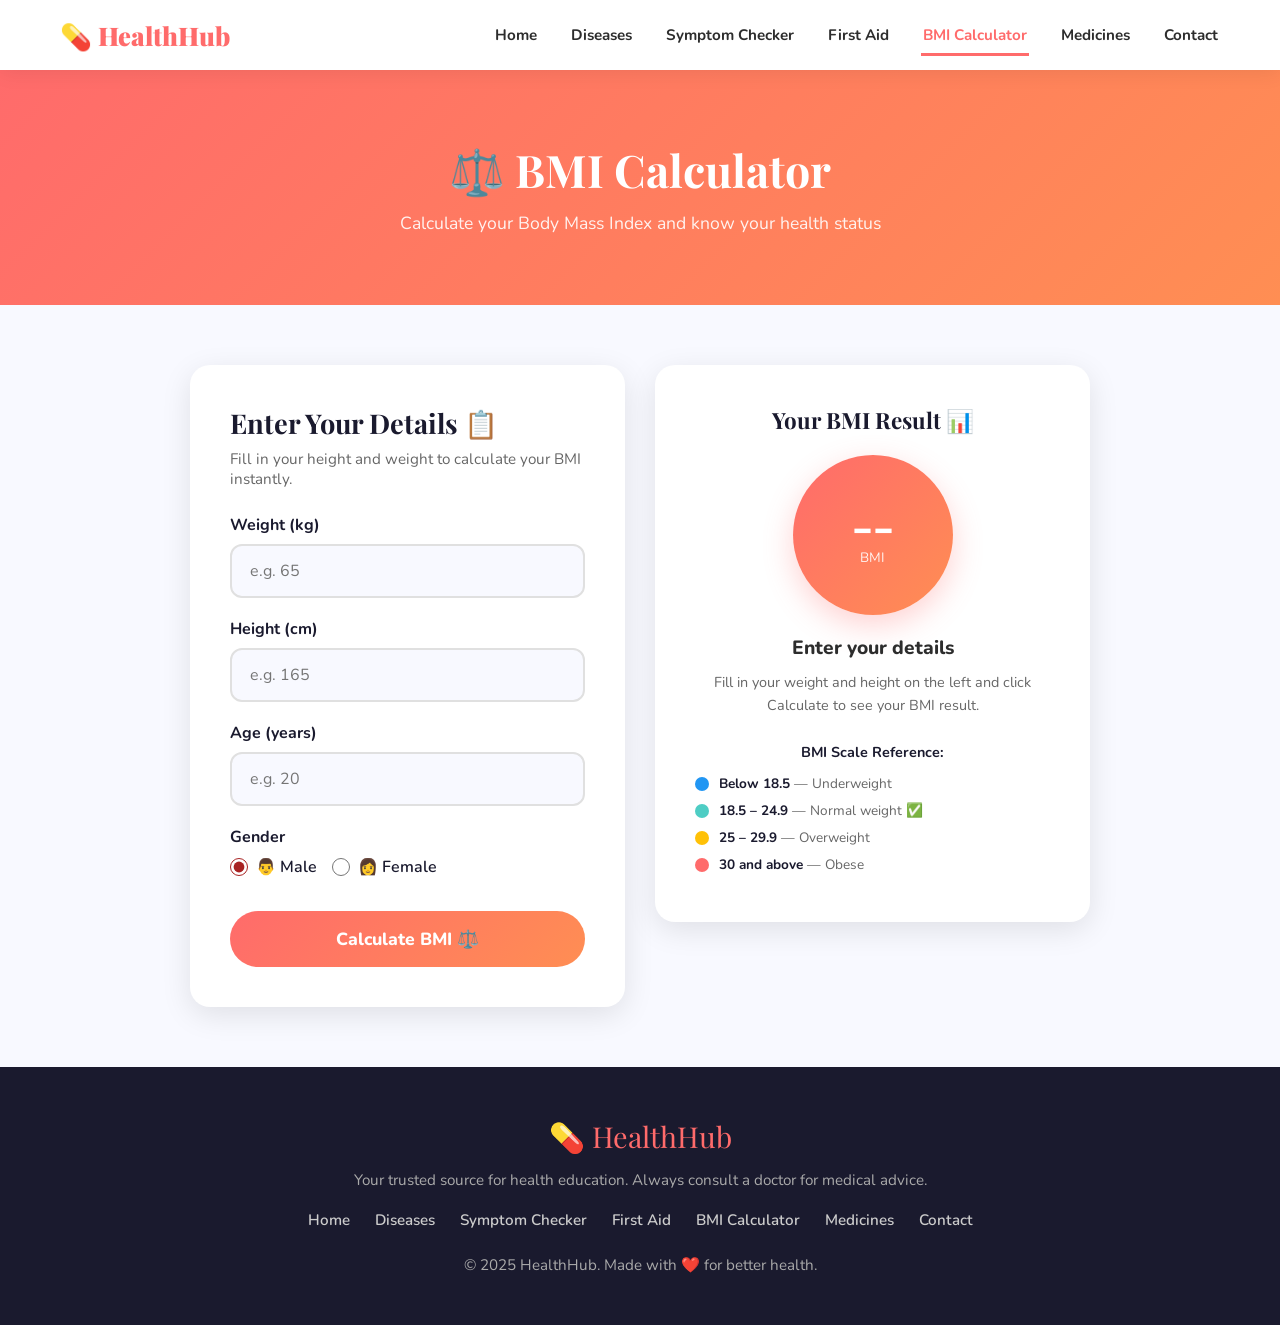
<file: bmi.html>
<!DOCTYPE html>
<html lang="en">
<head>
  <meta charset="UTF-8"/>
  <meta name="viewport" content="width=device-width, initial-scale=1.0"/>
  <title>BMI Calculator – HealthHub</title>
  <link href="https://fonts.googleapis.com/css2?family=Nunito:wght@400;600;700;800;900&family=Playfair+Display:wght@700&display=swap" rel="stylesheet"/>
  <link rel="stylesheet" href="style.css"/>
</head>
<body>

  <nav class="navbar">
    <div class="logo">💊 HealthHub</div>
    <ul class="nav-links">
      <li><a href="index.html">Home</a></li>
      <li><a href="diseases.html">Diseases</a></li>
      <li><a href="symptom.html">Symptom Checker</a></li>
      <li><a href="firstaid.html">First Aid</a></li>
      <li><a href="bmi.html" class="active">BMI Calculator</a></li>
      <li><a href="medicines.html">Medicines</a></li>
      <li><a href="contact.html">Contact</a></li>
    </ul>
    <div class="hamburger" onclick="toggleMenu()">☰</div>
  </nav>

  <div class="page-header">
    <h1>⚖️ BMI Calculator</h1>
    <p>Calculate your Body Mass Index and know your health status</p>
  </div>

  <div class="bmi-section">
    <div class="bmi-container">

      <!-- INPUT FORM -->
      <div class="bmi-form-box">
        <h2>Enter Your Details 📋</h2>
        <p>Fill in your height and weight to calculate your BMI instantly.</p>

        <div class="bmi-input-group">
          <label for="weight">Weight (kg)</label>
          <input type="number" id="weight" placeholder="e.g. 65" min="1" max="300"/>
        </div>

        <div class="bmi-input-group">
          <label for="height">Height (cm)</label>
          <input type="number" id="height" placeholder="e.g. 165" min="50" max="300"/>
        </div>

        <div class="bmi-input-group">
          <label for="age">Age (years)</label>
          <input type="number" id="age" placeholder="e.g. 20" min="1" max="120"/>
        </div>

        <div class="bmi-input-group">
          <label>Gender</label>
          <div style="display:flex; gap:15px; margin-top:5px;">
            <label style="display:flex;align-items:center;gap:8px;font-weight:600;cursor:pointer;">
              <input type="radio" name="gender" value="male" checked style="accent-color:#A82323;width:18px;height:18px;"/> 👨 Male
            </label>
            <label style="display:flex;align-items:center;gap:8px;font-weight:600;cursor:pointer;">
              <input type="radio" name="gender" value="female" style="accent-color:#A82323;width:18px;height:18px;"/> 👩 Female
            </label>
          </div>
        </div>

        <button class="bmi-btn" onclick="calculateBMI()">Calculate BMI ⚖️</button>

        <div id="bmiError" style="display:none;margin-top:15px;padding:12px;background:#fff5f5;border-radius:10px;color:#A82323;font-weight:700;font-size:0.9rem;">
          ⚠️ Please enter valid height and weight!
        </div>
      </div>

      <!-- RESULT BOX -->
      <div class="bmi-result-box">
        <h3>Your BMI Result 📊</h3>

        <div class="bmi-circle" id="bmiCircle">
          <div class="bmi-number" id="bmiNumber">--</div>
          <div class="bmi-unit">BMI</div>
        </div>

        <div class="bmi-category" id="bmiCategory">Enter your details</div>
        <div class="bmi-advice" id="bmiAdvice">Fill in your weight and height on the left and click Calculate to see your BMI result.</div>

        <div class="bmi-scale">
          <div class="bmi-scale-title">BMI Scale Reference:</div>
          <div class="scale-item">
            <div class="scale-dot dot-blue"></div>
            <span><strong>Below 18.5</strong> — Underweight</span>
          </div>
          <div class="scale-item">
            <div class="scale-dot dot-green"></div>
            <span><strong>18.5 – 24.9</strong> — Normal weight ✅</span>
          </div>
          <div class="scale-item">
            <div class="scale-dot dot-yellow"></div>
            <span><strong>25 – 29.9</strong> — Overweight</span>
          </div>
          <div class="scale-item">
            <div class="scale-dot dot-red"></div>
            <span><strong>30 and above</strong> — Obese</span>
          </div>
        </div>
      </div>

    </div>
  </div>

  <footer class="footer">
    <div class="footer-logo">💊 HealthHub</div>
    <p>Your trusted source for health education. Always consult a doctor for medical advice.</p>
    <div class="footer-links">
      <a href="index.html">Home</a>
      <a href="diseases.html">Diseases</a>
      <a href="symptom.html">Symptom Checker</a>
      <a href="firstaid.html">First Aid</a>
      <a href="bmi.html">BMI Calculator</a>
      <a href="medicines.html">Medicines</a>
      <a href="contact.html">Contact</a>
    </div>
    <p class="copy">© 2025 HealthHub. Made with ❤️ for better health.</p>
  </footer>

  <script src="script.js"></script>
</body>
</html>
</file>
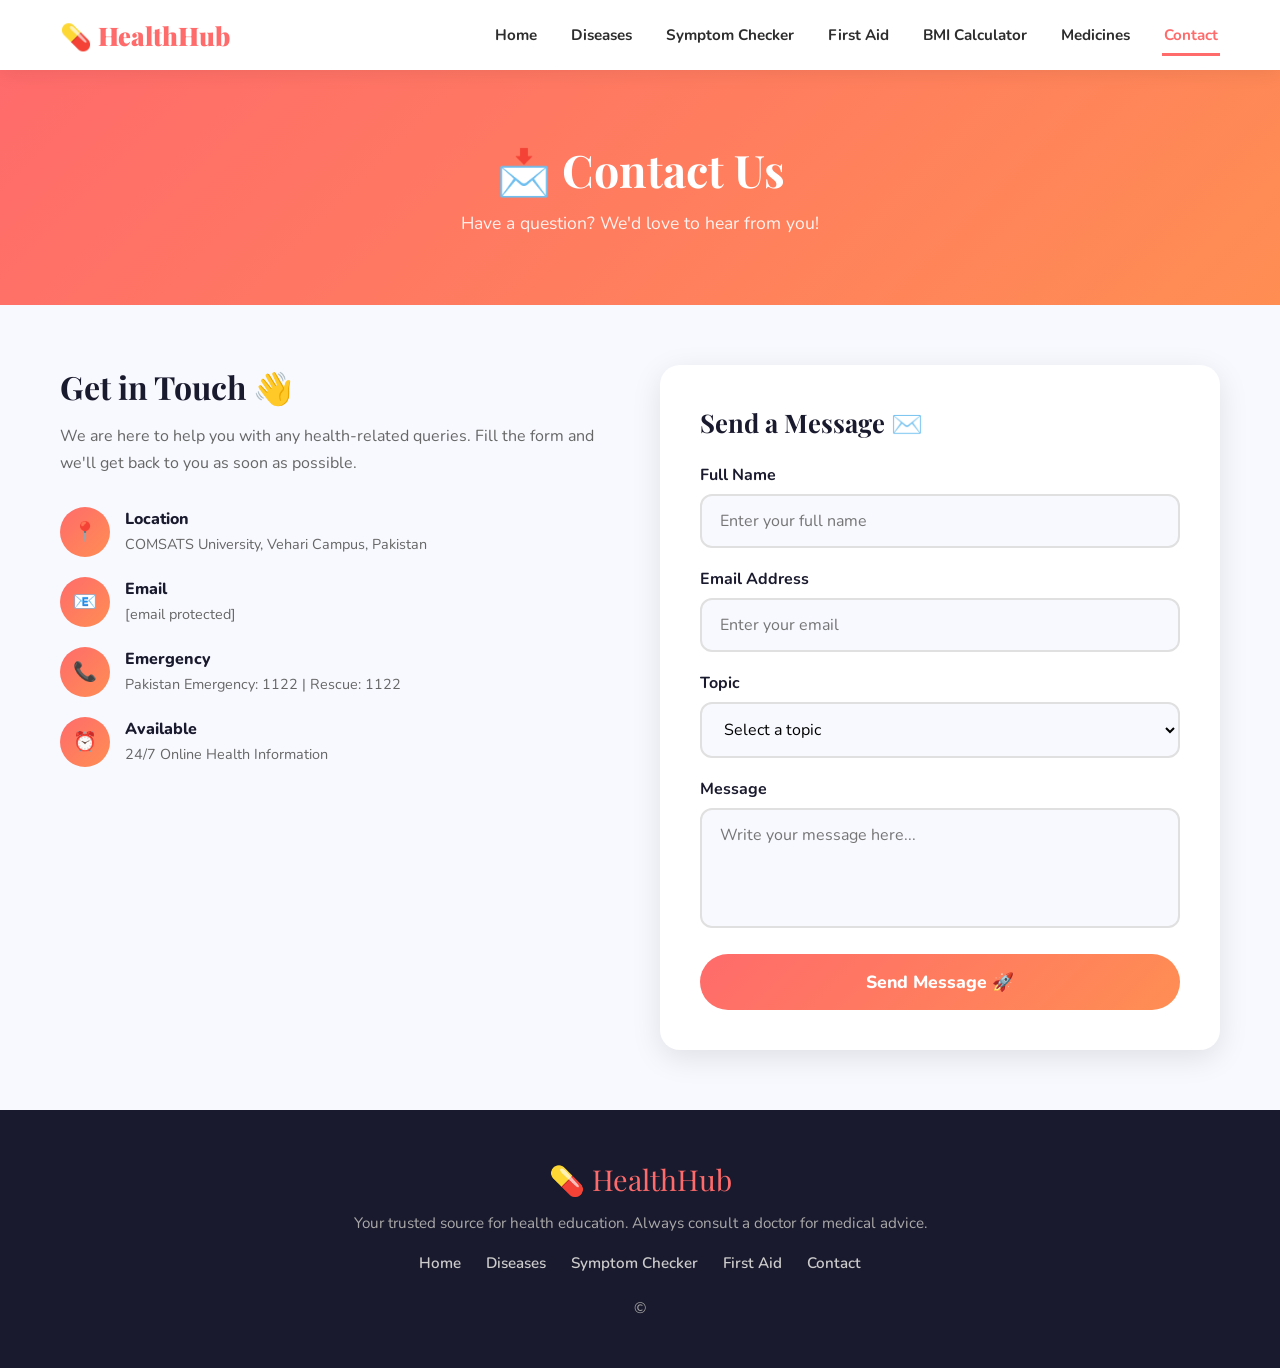
<file: contact.html>
<!DOCTYPE html>
<html lang="en">
<head>
  <meta charset="UTF-8"/>
  <meta name="viewport" content="width=device-width, initial-scale=1.0"/>
  <title>Contact – HealthHub</title>
  <link href="https://fonts.googleapis.com/css2?family=Nunito:wght@400;600;700;800;900&family=Playfair+Display:wght@700&display=swap" rel="stylesheet"/>
  <link rel="stylesheet" href="style.css"/>
</head>
<body>

  <nav class="navbar">
    <div class="logo">💊 HealthHub</div>
        <ul class="nav-links">
      <li><a href="index.html">Home</a></li>
      <li><a href="diseases.html">Diseases</a></li>
      <li><a href="symptom.html">Symptom Checker</a></li>
      <li><a href="firstaid.html">First Aid</a></li>
      <li><a href="bmi.html">BMI Calculator</a></li>
      <li><a href="medicines.html">Medicines</a></li>
      <li><a href="contact.html"class="active">Contact</a></li>
    </ul>
    <div class="hamburger" onclick="toggleMenu()">☰</div>
  </nav>

  <div class="page-header">
    <h1>📩 Contact Us</h1>
    <p>Have a question? We'd love to hear from you!</p>
  </div>

  <div class="contact-section">

    <div class="contact-info">
      <h2>Get in Touch 👋</h2>
      <p>We are here to help you with any health-related queries. Fill the form and we'll get back to you as soon as possible.</p>

      <div class="info-item">
        <div class="info-icon">📍</div>
        <div>
          <h4>Location</h4>
          <p>COMSATS University, Vehari Campus, Pakistan</p>
        </div>
      </div>

      <div class="info-item">
        <div class="info-icon">📧</div>
        <div>
          <h4>Email</h4>
          <p><a href="/cdn-cgi/l/email-protection" class="__cf_email__" data-cfemail="89e1ece8e5fde1e1fcebc9e0e7efe6a7eae6e4">[email&#160;protected]</a></p>
        </div>
      </div>

      <div class="info-item">
        <div class="info-icon">📞</div>
        <div>
          <h4>Emergency</h4>
          <p>Pakistan Emergency: 1122 | Rescue: 1122</p>
        </div>
      </div>

      <div class="info-item">
        <div class="info-icon">⏰</div>
        <div>
          <h4>Available</h4>
          <p>24/7 Online Health Information</p>
        </div>
      </div>
    </div>

    <div class="contact-form">
      <h2>Send a Message ✉️</h2>

      <div class="form-group">
        <label for="name">Full Name</label>
        <input type="text" id="name" placeholder="Enter your full name"/>
        <div class="error-msg" id="nameError">⚠️ Please enter your name</div>
      </div>

      <div class="form-group">
        <label for="email">Email Address</label>
        <input type="email" id="email" placeholder="Enter your email"/>
        <div class="error-msg" id="emailError">⚠️ Please enter a valid email</div>
      </div>

      <div class="form-group">
        <label for="topic">Topic</label>
        <select id="topic">
          <option value="">Select a topic</option>
          <option value="disease">Disease Information</option>
          <option value="symptom">Symptom Query</option>
          <option value="firstaid">First Aid Question</option>
          <option value="feedback">Feedback</option>
          <option value="other">Other</option>
        </select>
        <div class="error-msg" id="topicError">⚠️ Please select a topic</div>
      </div>

      <div class="form-group">
        <label for="message">Message</label>
        <textarea id="message" placeholder="Write your message here..."></textarea>
        <div class="error-msg" id="messageError">⚠️ Please enter your message</div>
      </div>

      <button class="submit-btn" onclick="submitForm()">Send Message 🚀</button>

      <div class="success-msg" id="successMsg">
        ✅ Thank you! Your message has been sent successfully. We'll get back to you soon!
      </div>
    </div>

  </div>

  <footer class="footer">
    <div class="footer-logo">💊 HealthHub</div>
    <p>Your trusted source for health education. Always consult a doctor for medical advice.</p>
    <div class="footer-links">
      <a href="index.html">Home</a>
      <a href="diseases.html">Diseases</a>
      <a href="symptom.html">Symptom Checker</a>
      <a href="firstaid.html">First Aid</a>
      <a href="contact.html">Contact</a>
    </div>
    <p class="copy">©
</file>
<file: style.css>
/* ===== ORIGINAL COLOR PALETTE ===== */
:root {
  --primary: #FF6B6B;
  --primary-dark: #ff8e53;
  --secondary: #4ECDC4;
  --accent: #FFE66D;
  --accent2: #6BCB77;
  --purple: #A78BFA;
  --green: #6BCB77;
  --dark: #1a1a2e;
  --text: #2d2d2d;
  --text-light: #666;
  --white: #ffffff;
  --bg: #f8f9ff;
  --card-bg: #ffffff;
  --shadow: 0 8px 30px rgba(0,0,0,0.1);
  --radius: 20px;
}

/* ===== RESET ===== */
* { margin: 0; padding: 0; box-sizing: border-box; }
html { scroll-behavior: smooth; }
body { font-family: 'Nunito', sans-serif; background: var(--bg); color: var(--text); overflow-x: hidden; }
a { text-decoration: none; color: inherit; }
ul { list-style: none; }

/* ===== NAVBAR ===== */
.navbar {
  display: flex;
  align-items: center;
  justify-content: space-between;
  padding: 18px 60px;
  background: var(--white);
  box-shadow: 0 2px 20px rgba(0,0,0,0.08);
  position: sticky;
  top: 0;
  z-index: 1000;
}
.logo { font-size: 1.6rem; font-weight: 900; color: var(--primary); font-family: 'Playfair Display', serif; }
.nav-links { display: flex; gap: 30px; }
.nav-links a {
  font-size: 0.95rem;
  font-weight: 700;
  color: var(--text);
  padding: 8px 2px;
  border-bottom: 3px solid transparent;
  transition: all 0.3s;
  white-space: nowrap;
}
.nav-links a:hover, .nav-links a.active { color: var(--primary); border-bottom: 3px solid var(--primary); }
.hamburger { display: none; font-size: 1.8rem; cursor: pointer; color: var(--primary); }

/* ===== HERO ===== */
.hero {
  display: flex;
  align-items: center;
  justify-content: space-between;
  padding: 70px 60px;
  min-height: 100vh;
  background: linear-gradient(135deg, #fff5f5 0%, var(--accent) 50%, #ede8e0 100%);
  gap: 50px;
  position: relative;
  overflow: hidden;
}
.hero::before {
  content: '';
  position: absolute;
  top: -120px; right: -120px;
  width: 500px; height: 500px;
  background: radial-gradient(circle, rgba(255,107,107,0.12) 0%, transparent 70%);
  border-radius: 50%;
}
.hero::after {
  content: '';
  position: absolute;
  bottom: -80px; left: 30%;
  width: 350px; height: 350px;
  background: radial-gradient(circle, rgba(167,139,250,0.07) 0%, transparent 70%);
  border-radius: 50%;
}
.hero-text { flex: 1; max-width: 560px; position: relative; z-index: 2; }
.badge {
  display: inline-block;
  background: linear-gradient(135deg, var(--primary), #ff8e53);
  color: white;
  padding: 10px 22px;
  border-radius: 50px;
  font-size: 0.9rem;
  font-weight: 700;
  margin-bottom: 25px;
  box-shadow: 0 4px 15px rgba(255,107,107,0.35);
}
.hero-text h1 { font-family: 'Playfair Display', serif; font-size: 3.8rem; line-height: 1.15; color: var(--dark); margin-bottom: 20px; }
.highlight { color: var(--primary); }
.hero-text p { font-size: 1.1rem; color: var(--text-light); line-height: 1.8; margin-bottom: 35px; max-width: 470px; }
.hero-btns { display: flex; gap: 15px; flex-wrap: wrap; margin-bottom: 0; }

.btn-primary {
  display: inline-block;
  background: linear-gradient(135deg, var(--primary), #ff8e53);
  color: white;
  padding: 16px 34px;
  border-radius: 50px;
  font-weight: 800;
  font-size: 1rem;
  transition: transform 0.3s, box-shadow 0.3s;
  box-shadow: 0 5px 20px rgba(255,107,107,0.4);
  cursor: pointer;
  border: none;
  font-family: 'Nunito', sans-serif;
}
.btn-primary:hover { transform: translateY(-3px); box-shadow: 0 10px 28px rgba(255,107,107,0.5); color: white; }

.btn-secondary {
  display: inline-block;
  background: white;
  color: var(--primary);
  padding: 16px 34px;
  border-radius: 50px;
  font-weight: 800;
  font-size: 1rem;
  border: 2px solid var(--primary);
  transition: all 0.3s;
  cursor: pointer;
  font-family: 'Nunito', sans-serif;
}
.btn-secondary:hover { background: var(--primary); color: white; }

/* Hero mini stats */
.hero-mini-stats { display: flex; gap: 15px; margin-top: 35px; flex-wrap: wrap; }
.mini-stat {
  display: flex; align-items: center; gap: 10px;
  background: white;
  padding: 12px 18px;
  border-radius: 14px;
  box-shadow: 0 4px 15px rgba(0,0,0,0.08);
  border-left: 3px solid var(--primary);
}
.mini-stat .ms-icon { font-size: 1.4rem; }
.mini-stat .ms-info { display: flex; flex-direction: column; }
.mini-stat .ms-num { font-weight: 900; font-size: 1.05rem; color: var(--primary); line-height: 1; }
.mini-stat .ms-label { font-size: 0.76rem; color: var(--text-light); font-weight: 600; }

/* Hero right side */
.hero-img {
  flex: 1;
  display: flex; justify-content: center; align-items: center;
  position: relative;
  min-height: 480px;
  z-index: 2;
}
.blob {
  width: 320px; height: 320px;
  background: linear-gradient(135deg, var(--primary), var(--secondary), var(--primary-dark));
  border-radius: 60% 40% 55% 45% / 50% 60% 40% 50%;
  display: flex; align-items: center; justify-content: center;
  animation: blobAnim 6s ease-in-out infinite;
  box-shadow: 0 25px 70px rgba(255,107,107,0.35);
}
.blob-inner { font-size: 6.5rem; }
@keyframes blobAnim {
  0%, 100% { border-radius: 60% 40% 55% 45% / 50% 60% 40% 50%; }
  50%       { border-radius: 40% 60% 45% 55% / 60% 40% 60% 40%; }
}
.floating-card {
  position: absolute;
  background: white;
  padding: 13px 22px;
  border-radius: 16px;
  font-weight: 800;
  font-size: 0.9rem;
  box-shadow: var(--shadow);
  animation: float 3s ease-in-out infinite;
  white-space: nowrap;
}
.c1 { top: 40px; left: 0; color: var(--primary); border-left: 4px solid var(--primary); animation-delay: 0s; }
.c2 { top: 50%; right: -10px; color: var(--secondary); border-left: 4px solid var(--secondary); animation-delay: 1s; }
.c3 { bottom: 50px; left: 10px; color: var(--primary); border-left: 4px solid var(--primary-dark); animation-delay: 2s; }
@keyframes float {
  0%, 100% { transform: translateY(0); }
  50%       { transform: translateY(-12px); }
}
.deco-circle {
  position: absolute;
  border-radius: 50%;
  opacity: 0.15;
}
.deco1 { width: 80px; height: 80px; background: var(--primary); top: 10px; right: 30px; }
.deco2 { width: 50px; height: 50px; background: var(--secondary); bottom: 80px; right: 60px; }

/* ===== STATS BAR ===== */
.stats {
  display: grid;
  grid-template-columns: repeat(4, 1fr);
  background: linear-gradient(135deg, var(--primary), #ff8e53);
}
.stat-card {
  text-align: center;
  color: white;
  padding: 40px 20px;
  border-right: 1px solid rgba(255,255,255,0.15);
}
.stat-card:last-child { border-right: none; }
.stat-card h2 { font-size: 2.8rem; font-weight: 900; font-family: 'Playfair Display', serif; }
.stat-card p { font-size: 0.95rem; opacity: 0.9; font-weight: 600; margin-top: 5px; }

/* ===== FEATURES ROW ===== */
.features-row {
  display: grid;
  grid-template-columns: repeat(4, 1fr);
  gap: 20px;
  padding: 50px 60px;
  background: white;
}
.feat-card {
  display: flex;
  align-items: center;
  gap: 14px;
  background: var(--bg);
  border-radius: 16px;
  padding: 22px 18px;
  box-shadow: 0 4px 15px rgba(0,0,0,0.07);
  transition: all 0.3s;
  border-left: 4px solid var(--primary);
  text-decoration: none;
  color: inherit;
}
.feat-card:hover { transform: translateY(-4px); box-shadow: 0 10px 25px rgba(255,107,107,0.18); background: white; }
.feat-icon { font-size: 2rem; flex-shrink: 0; }
.feat-info h4 { font-weight: 800; font-size: 0.95rem; color: var(--dark); margin-bottom: 3px; }
.feat-info p { font-size: 0.78rem; color: var(--text-light); line-height: 1.4; }
.feat-arrow { font-size: 1.2rem; font-weight: 900; color: var(--primary); margin-left: auto; flex-shrink: 0; }

/* ===== SECTION TITLES ===== */
.section-title { text-align: center; font-family: 'Playfair Display', serif; font-size: 2.2rem; color: var(--dark); margin-bottom: 10px; }
.section-sub { text-align: center; color: var(--text-light); font-size: 1rem; margin-bottom: 50px; }

/* ===== TIPS SECTION ===== */
.tips-section { padding: 80px 60px; background: var(--bg); }
.tips-grid { display: grid; grid-template-columns: repeat(3, 1fr); gap: 25px; }
.tip-card {
  background: var(--white);
  border-radius: var(--radius);
  padding: 35px 25px;
  text-align: center;
  box-shadow: var(--shadow);
  transition: transform 0.3s, box-shadow 0.3s;
  border-top: 4px solid var(--primary);
}
.tip-card:nth-child(2) { border-top-color: var(--secondary); }
.tip-card:nth-child(3) { border-top-color: var(--primary); }
.tip-card:nth-child(4) { border-top-color: var(--purple); }
.tip-card:nth-child(5) { border-top-color: var(--primary); }
.tip-card:nth-child(6) { border-top-color: var(--secondary); }
.tip-card:hover { transform: translateY(-8px); box-shadow: 0 15px 40px rgba(0,0,0,0.12); }
.tip-icon { font-size: 2.5rem; margin-bottom: 15px; }
.tip-card h3 { font-size: 1.2rem; font-weight: 800; margin-bottom: 10px; color: var(--dark); }
.tip-card p { color: var(--text-light); line-height: 1.6; font-size: 0.95rem; }

/* ===== QUICK LINKS ===== */
.quick-links { padding: 80px 60px; background: linear-gradient(135deg, #f0fffe, #f5f0ff); }
.ql-grid { display: grid; grid-template-columns: repeat(3, 1fr); gap: 25px; }
.ql-card {
  background: white;
  border-radius: var(--radius);
  padding: 40px 30px;
  text-align: center;
  box-shadow: var(--shadow);
  transition: all 0.3s;
  display: block;
  position: relative;
  overflow: hidden;
  color: inherit;
}
.ql-card::before { content: ''; position: absolute; top: 0; left: 0; right: 0; height: 5px; background: linear-gradient(135deg, var(--primary), #ff8e53); }
.ql-card:nth-child(2)::before { background: linear-gradient(135deg, var(--secondary), #7a4f2e); }
.ql-card:nth-child(3)::before { background: linear-gradient(135deg, var(--primary-dark), var(--primary)); }
.ql-card:hover { transform: translateY(-8px); box-shadow: 0 20px 50px rgba(0,0,0,0.12); }
.ql-icon { font-size: 3rem; margin-bottom: 15px; }
.ql-card h3 { font-size: 1.3rem; font-weight: 800; margin-bottom: 10px; color: var(--dark); }
.ql-card p { color: var(--text-light); line-height: 1.6; margin-bottom: 20px; }
.ql-arrow {
  display: inline-block;
  background: linear-gradient(135deg, var(--primary), #ff8e53);
  color: white;
  width: 40px; height: 40px;
  border-radius: 50%;
  line-height: 40px;
  font-size: 1.2rem;
  font-weight: 900;
  transition: transform 0.3s;
}
.ql-card:hover .ql-arrow { transform: translateX(5px); }

/* ===== FOOTER ===== */
.footer { background: var(--dark); color: white; text-align: center; padding: 50px 60px 30px; }
.footer-logo { font-family: 'Playfair Display', serif; font-size: 1.8rem; color: var(--primary); margin-bottom: 15px; }
.footer p { color: #aaa; font-size: 0.95rem; margin-bottom: 20px; }
.footer-links { display: flex; justify-content: center; gap: 25px; flex-wrap: wrap; margin-bottom: 25px; }
.footer-links a { color: #ccc; font-weight: 600; transition: color 0.3s; font-size: 0.95rem; }
.footer-links a:hover { color: var(--primary); }
.copy { font-size: 0.85rem; color: #666; }

/* ===== PAGE HEADER ===== */
.page-header { background: linear-gradient(135deg, var(--primary), #ff8e53); color: white; text-align: center; padding: 70px 20px; }
.page-header h1 { font-family: 'Playfair Display', serif; font-size: 2.8rem; margin-bottom: 12px; }
.page-header p { font-size: 1.1rem; opacity: 0.9; }

/* ===== FILTER BUTTONS ===== */
.filter-section { padding: 40px 60px 20px; text-align: center; }
.filter-btns { display: flex; justify-content: center; gap: 12px; flex-wrap: wrap; }
.filter-btn {
  padding: 11px 28px;
  border: 2px solid var(--primary);
  background: white;
  color: var(--primary);
  border-radius: 50px;
  font-weight: 700;
  font-size: 0.95rem;
  cursor: pointer;
  transition: all 0.3s;
  font-family: 'Nunito', sans-serif;
}
.filter-btn:hover, .filter-btn.active { background: var(--primary); color: white; }

/* ===== DISEASES ===== */
.diseases-grid { display: grid; grid-template-columns: repeat(3, 1fr); gap: 25px; padding: 30px 60px 80px; }
.disease-card {
  background: white;
  border-radius: var(--radius);
  padding: 30px;
  box-shadow: var(--shadow);
  transition: transform 0.3s;
  border-left: 5px solid var(--primary);
}
.disease-card:nth-child(even) { border-left-color: var(--secondary); }
.disease-card:hover { transform: translateY(-6px); }
.disease-card .d-icon { font-size: 2rem; margin-bottom: 12px; }
.disease-card h3 { font-size: 1.2rem; font-weight: 800; margin-bottom: 8px; color: var(--dark); }
.disease-card .d-category { display: inline-block; padding: 4px 14px; border-radius: 50px; font-size: 0.8rem; font-weight: 700; margin-bottom: 12px; }
.cat-common { background: #ffe5e5; color: var(--primary); }
.cat-chronic { background: #f0e5ff; color: var(--secondary); }
.cat-infection { background: #e5f7ff; color: var(--primary); }
.disease-card p { color: var(--text-light); font-size: 0.9rem; line-height: 1.6; }

/* ===== SYMPTOM CHECKER ===== */
.symptom-section { padding: 60px 60px; }
.symptom-box { max-width: 800px; margin: 0 auto; background: white; border-radius: var(--radius); padding: 50px; box-shadow: var(--shadow); }
.symptom-box h2 { font-family: 'Playfair Display', serif; font-size: 1.8rem; margin-bottom: 10px; color: var(--dark); }
.symptom-box p { color: var(--text-light); margin-bottom: 30px; }
.symptoms-list { display: grid; grid-template-columns: repeat(3, 1fr); gap: 12px; margin-bottom: 30px; }
.symptom-item {
  display: flex; align-items: center; gap: 10px;
  background: var(--bg);
  padding: 12px 15px;
  border-radius: 12px;
  cursor: pointer;
  border: 2px solid transparent;
  transition: all 0.3s;
  font-weight: 600;
  font-size: 0.9rem;
}
.symptom-item:hover { border-color: var(--primary); background: #fff5f5; }
.symptom-item.selected { border-color: var(--primary); background: #fff5f5; color: var(--primary); }
.symptom-item input { accent-color: var(--primary); width: 18px; height: 18px; }
.check-btn {
  width: 100%; padding: 16px;
  background: linear-gradient(135deg, var(--primary), #ff8e53);
  color: white; border: none; border-radius: 50px;
  font-size: 1.1rem; font-weight: 800; cursor: pointer;
  font-family: 'Nunito', sans-serif; transition: transform 0.3s;
}
.check-btn:hover { transform: scale(1.02); }
.result-box { margin-top: 30px; padding: 25px; border-radius: var(--radius); background: linear-gradient(135deg, #f0fffe, #f5f0ff); border: 2px solid var(--primary); display: none; }
.result-box h3 { color: var(--primary); font-size: 1.3rem; margin-bottom: 10px; }
.result-box p { color: var(--text); line-height: 1.7; }
.warning { color: var(--secondary); font-size: 0.85rem; margin-top: 10px; font-weight: 600; }

/* ===== FIRST AID ===== */
.firstaid-grid { display: grid; grid-template-columns: repeat(2, 1fr); gap: 25px; padding: 60px 60px; }
.aid-card { background: white; border-radius: var(--radius); overflow: hidden; box-shadow: var(--shadow); }
.aid-header { padding: 20px 25px; display: flex; align-items: center; gap: 15px; color: white; font-weight: 800; font-size: 1.1rem; }
.aid-header.red   { background: linear-gradient(135deg, var(--primary), #ff8e53); }
.aid-header.blue  { background: linear-gradient(135deg, #45B7D1, #4ECDC4); }
.aid-header.purple{ background: linear-gradient(135deg, var(--secondary), #7a4f2e); }
.aid-header.green { background: linear-gradient(135deg, #6BCB77, #52b788); }
.aid-icon-big { font-size: 2rem; }
.aid-steps { padding: 25px; }
.aid-steps ol { padding-left: 20px; }
.aid-steps li { padding: 8px 0; color: var(--text); font-size: 0.95rem; line-height: 1.5; border-bottom: 1px solid #f0f0f0; }
.aid-steps li:last-child { border-bottom: none; }

/* ===== CONTACT ===== */
.contact-section { display: grid; grid-template-columns: 1fr 1fr; gap: 40px; padding: 60px 60px; align-items: start; }
.contact-info h2 { font-family: 'Playfair Display', serif; font-size: 2rem; margin-bottom: 15px; color: var(--dark); }
.contact-info p { color: var(--text-light); line-height: 1.7; margin-bottom: 30px; }
.info-item { display: flex; align-items: center; gap: 15px; margin-bottom: 20px; }
.info-icon { width: 50px; height: 50px; background: linear-gradient(135deg, var(--primary), #ff8e53); border-radius: 50%; display: flex; align-items: center; justify-content: center; font-size: 1.2rem; flex-shrink: 0; }
.info-item h4 { font-weight: 800; color: var(--dark); margin-bottom: 2px; }
.info-item p { color: var(--text-light); margin: 0; font-size: 0.9rem; }
.contact-form { background: white; border-radius: var(--radius); padding: 40px; box-shadow: var(--shadow); }
.contact-form h2 { font-family: 'Playfair Display', serif; font-size: 1.6rem; margin-bottom: 25px; color: var(--dark); }
.form-group { margin-bottom: 20px; }
.form-group label { display: block; font-weight: 700; margin-bottom: 8px; color: var(--dark); }
.form-group input, .form-group textarea, .form-group select {
  width: 100%; padding: 14px 18px; border: 2px solid #e0e0e0; border-radius: 12px;
  font-size: 1rem; font-family: 'Nunito', sans-serif; transition: border-color 0.3s; outline: none; background: var(--bg);
}
.form-group input:focus, .form-group textarea:focus, .form-group select:focus { border-color: var(--primary); background: white; }
.form-group textarea { height: 120px; resize: none; }
.error-msg { color: var(--secondary); font-size: 0.85rem; margin-top: 5px; display: none; font-weight: 600; }
.submit-btn {
  width: 100%; padding: 16px;
  background: linear-gradient(135deg, var(--primary), #ff8e53);
  color: white; border: none; border-radius: 50px;
  font-size: 1.1rem; font-weight: 800; cursor: pointer;
  font-family: 'Nunito', sans-serif; transition: transform 0.3s, box-shadow 0.3s;
}
.submit-btn:hover { transform: translateY(-2px); box-shadow: 0 8px 25px rgba(255,107,107,0.35); }
.success-msg { display: none; text-align: center; padding: 20px; background: #fff5f5; border: 2px solid var(--primary); border-radius: var(--radius); margin-top: 20px; color: var(--primary); font-weight: 700; font-size: 1rem; }

/* ===== BMI CALCULATOR ===== */
.bmi-section { padding: 60px 60px; }
.bmi-container { max-width: 900px; margin: 0 auto; display: grid; grid-template-columns: 1fr 1fr; gap: 30px; align-items: start; }
.bmi-form-box { background: white; border-radius: var(--radius); padding: 40px; box-shadow: var(--shadow); }
.bmi-form-box h2 { font-family: 'Playfair Display', serif; font-size: 1.7rem; margin-bottom: 8px; color: var(--dark); }
.bmi-form-box p { color: var(--text-light); margin-bottom: 25px; font-size: 0.95rem; }
.bmi-input-group { margin-bottom: 20px; }
.bmi-input-group label { display: block; font-weight: 700; margin-bottom: 8px; color: var(--dark); }
.bmi-input-group input { width: 100%; padding: 14px 18px; border: 2px solid #e0e0e0; border-radius: 12px; font-size: 1rem; font-family: 'Nunito', sans-serif; outline: none; transition: border-color 0.3s; background: var(--bg); }
.bmi-input-group input:focus { border-color: var(--primary); background: white; }
.bmi-btn { width: 100%; padding: 16px; background: linear-gradient(135deg, var(--primary), #ff8e53); color: white; border: none; border-radius: 50px; font-size: 1.1rem; font-weight: 800; cursor: pointer; font-family: 'Nunito', sans-serif; transition: transform 0.3s; margin-top: 5px; }
.bmi-btn:hover { transform: scale(1.02); }
.bmi-result-box { background: white; border-radius: var(--radius); padding: 40px; box-shadow: var(--shadow); text-align: center; }
.bmi-result-box h3 { font-family: 'Playfair Display', serif; font-size: 1.4rem; margin-bottom: 20px; color: var(--dark); }
.bmi-circle { width: 160px; height: 160px; border-radius: 50%; background: linear-gradient(135deg, var(--primary), #ff8e53); display: flex; flex-direction: column; align-items: center; justify-content: center; margin: 0 auto 20px; color: white; box-shadow: 0 10px 30px rgba(255,107,107,0.3); transition: all 0.5s; }
.bmi-number { font-size: 2.8rem; font-weight: 900; line-height: 1; font-family: 'Playfair Display', serif; }
.bmi-unit { font-size: 0.85rem; opacity: 0.9; }
.bmi-category { font-size: 1.2rem; font-weight: 800; margin-bottom: 10px; }
.bmi-advice { color: var(--text-light); font-size: 0.9rem; line-height: 1.6; }
.bmi-scale { margin-top: 25px; }
.bmi-scale-title { font-weight: 700; margin-bottom: 12px; color: var(--dark); font-size: 0.9rem; }
.scale-item { display: flex; align-items: center; gap: 10px; margin-bottom: 8px; font-size: 0.85rem; }
.scale-dot { width: 14px; height: 14px; border-radius: 50%; flex-shrink: 0; }
.dot-blue { background: #2196F3; }
.dot-green { background: var(--secondary); }
.dot-yellow { background: #FFC107; }
.dot-red { background: var(--primary); }
.scale-item span { color: var(--text-light); }
.scale-item strong { color: var(--dark); }

/* ===== MEDICINES ===== */
.medicines-grid { display: grid; grid-template-columns: repeat(3, 1fr); gap: 25px; padding: 30px 60px 80px; }
.med-card { background: white; border-radius: var(--radius); padding: 28px; box-shadow: var(--shadow); transition: transform 0.3s; border-top: 4px solid var(--primary); }
.med-card:nth-child(3n+2) { border-top-color: var(--secondary); }
.med-card:nth-child(3n+3) { border-top-color: var(--primary); }
.med-card:hover { transform: translateY(-6px); }
.med-icon { font-size: 2rem; margin-bottom: 12px; }
.med-card h3 { font-size: 1.1rem; font-weight: 800; margin-bottom: 6px; color: var(--dark); }
.med-type { display: inline-block; padding: 3px 12px; border-radius: 50px; font-size: 0.78rem; font-weight: 700; margin-bottom: 12px; background: #ffe5e5; color: var(--primary); }
.med-type.green { background: #e5f7ff; color: var(--primary); }
.med-type.orange { background: #f0e5ff; color: var(--secondary); }
.med-card p { color: var(--text-light); font-size: 0.88rem; line-height: 1.6; }
.med-card .med-warning { margin-top: 10px; padding: 8px 12px; background: #fff5f5; border-radius: 8px; font-size: 0.82rem; color: var(--primary); font-weight: 600; }

/* ===== RESPONSIVE ===== */
@media (max-width: 1100px) {
  .features-row { grid-template-columns: repeat(2, 1fr); }
}
@media (max-width: 768px) {
  .navbar { padding: 15px 20px; }
  .nav-links { display: none; flex-direction: column; position: absolute; top: 68px; left: 0; right: 0; background: white; padding: 20px; box-shadow: var(--shadow); gap: 15px; }
  .nav-links.open { display: flex; }
  .hamburger { display: block; }
  .hero { flex-direction: column; padding: 40px 20px; text-align: center; min-height: auto; }
  .hero-text h1 { font-size: 2.2rem; }
  .hero-btns { justify-content: center; }
  .hero-img { min-height: 300px; }
  .hero-mini-stats { justify-content: center; }
  .stats { grid-template-columns: repeat(2, 1fr); }
  .features-row { grid-template-columns: 1fr; padding: 30px 20px; }
  .tips-section, .quick-links { padding: 50px 20px; }
  .tips-grid, .ql-grid { grid-template-columns: 1fr; }
  .diseases-grid, .medicines-grid { grid-template-columns: 1fr; padding: 20px; }
  .filter-section { padding: 30px 20px 10px; }
  .symptom-section, .bmi-section { padding: 40px 20px; }
  .symptom-box { padding: 30px 20px; }
  .symptoms-list { grid-template-columns: repeat(2, 1fr); }
  .firstaid-grid { grid-template-columns: 1fr; padding: 30px 20px; }
  .contact-section { grid-template-columns: 1fr; padding: 30px 20px; }
  .bmi-container { grid-template-columns: 1fr; }
}

/* ===== DISEASE CARD IMAGES ===== */
.disease-card {
  padding: 0 !important;
  overflow: hidden;
}
.d-img-wrap {
  position: relative;
  width: 100%;
  height: 200px;
  overflow: hidden;
  background: #f0f0f0;
}
.d-img {
  width: 100%;
  height: 200px;
  object-fit: cover;
  object-position: center;
  display: block;
  transition: transform 0.4s ease;
}
.disease-card:hover .d-img { transform: scale(1.05); }
.d-img-wrap .d-category { position: absolute; top: 12px; right: 12px; margin: 0; }
.d-body { padding: 18px 20px 20px; }
.d-icon-name { display: flex; align-items: center; gap: 10px; margin-bottom: 10px; }
.d-icon-name .d-icon { font-size: 1.6rem; }
.d-icon-name h3 { font-size: 1.1rem; font-weight: 800; color: var(--dark); margin: 0; }

/* ===== FIRST AID CARD IMAGES ===== */
.aid-img {
  width: 100%;
  height: 200px;
  object-fit: cover;
  object-position: center top;
  display: block;
}

/* ===== MEDICINES CARD IMAGES ===== */
.med-card {
  padding: 0 !important;
  overflow: hidden;
}
.med-img {
  width: 100%;
  height: 180px;
  object-fit: cover;
  object-position: center;
  display: block;
  border-radius: var(--radius) var(--radius) 0 0;
}
.med-card .med-icon,
.med-card h3,
.med-card .med-type,
.med-card p,
.med-card .med-warning { padding-left: 18px; padding-right: 18px; display: block; }
.med-card .med-icon { padding-top: 15px; font-size: 1.8rem; margin-bottom: 5px; }
.med-card h3 { font-size: 1rem; font-weight: 800; color: var(--dark); margin-bottom: 5px; }
.med-card p { padding-bottom: 5px; color: var(--text-light); font-size: 0.85rem; line-height: 1.6; }
.med-card .med-warning { padding-bottom: 16px; margin-top: 8px; background: #fff5f5; border-radius: 0; font-size: 0.8rem; color: var(--primary); font-weight: 600; padding-top: 8px; }

/* ===== HERO PHOTO ===== */
.hero-photo-wrap {
  position: relative;
  width: 420px;
  height: 420px;
  flex-shrink: 0;
}
.hero-photo {
  width: 100%;
  height: 100%;
  object-fit: cover;
  object-position: center top;
  border-radius: 50% 40% 50% 40%;
  display: block;
  box-shadow: 0 25px 70px rgba(255,107,107,0.3);
  animation: blobAnim 6s ease-in-out infinite;
}
.hero-photo-ring {
  position: absolute;
  top: -15px; left: -15px; right: -15px; bottom: -15px;
  border: 3px dashed rgba(255,107,107,0.35);
  border-radius: 50% 40% 50% 40%;
  animation: blobAnim 8s ease-in-out infinite reverse;
}

/* ===== SYMPTOM RESULT IMAGE ===== */
.result-inner { display: flex; gap: 20px; align-items: flex-start; }
.result-disease-img {
  width: 150px;
  height: 120px;
  object-fit: cover;
  object-position: center;
  border-radius: 14px;
  flex-shrink: 0;
  box-shadow: 0 4px 15px rgba(0,0,0,0.12);
  border: 3px solid white;
}
.result-content { flex: 1; }

/* ===== RESPONSIVE IMAGES ===== */
@media (max-width: 768px) {
  .d-img, .d-img-wrap { height: 160px; }
  .aid-img { height: 160px; }
  .med-img { height: 150px; }
  .hero-photo-wrap { width: 280px; height: 280px; }
  .result-inner { flex-direction: column; }
  .result-disease-img { width: 100%; height: 160px; }
}

/* ===== HEALTH TIPS SLIDER ===== */
.slider-wrapper {
  display: flex;
  align-items: center;
  gap: 15px;
  position: relative;
}
.slider-track-outer {
  overflow: hidden;
  flex: 1;
}
.slider-track {
  display: flex;
  gap: 20px;
  transition: transform 0.5s ease;
  width: max-content;
}
.slider-track .tip-card {
  width: 280px;
  min-width: 280px;
  flex-shrink: 0;
  margin: 0;
}
.slider-btn {
  background: linear-gradient(135deg, var(--primary), var(--primary-dark));
  color: white;
  border: none;
  width: 48px; height: 48px;
  border-radius: 50%;
  font-size: 1.3rem;
  cursor: pointer;
  flex-shrink: 0;
  box-shadow: 0 4px 15px rgba(255,107,107,0.35);
  transition: transform 0.3s;
  font-family: 'Nunito', sans-serif;
}
.slider-btn:hover { transform: scale(1.1); }
.slider-dots {
  display: flex;
  justify-content: center;
  gap: 8px;
  margin-top: 25px;
}
.slider-dot {
  width: 10px; height: 10px;
  border-radius: 50%;
  background: #ddd;
  cursor: pointer;
  transition: background 0.3s, transform 0.3s;
}
.slider-dot.active {
  background: var(--primary);
  transform: scale(1.3);
}

/* ===== WELL-BEING SECTION ===== */
.wellbeing-section { padding: 80px 60px; background: white; }
.wellbeing-grid {
  display: grid;
  grid-template-columns: repeat(4, 1fr);
  gap: 25px;
}
.wb-card {
  background: var(--bg);
  border-radius: var(--radius);
  overflow: hidden;
  box-shadow: var(--shadow);
  transition: transform 0.3s, box-shadow 0.3s;
}
.wb-card:hover { transform: translateY(-8px); box-shadow: 0 20px 45px rgba(0,0,0,0.12); }
.wb-img {
  width: 100%;
  height: 170px;
  object-fit: cover;
  object-position: center;
  display: block;
  transition: transform 0.4s;
}
.wb-card:hover .wb-img { transform: scale(1.05); }
.wb-body { padding: 18px; }
.wb-tag {
  display: inline-block;
  background: linear-gradient(135deg, var(--primary), var(--primary-dark));
  color: white;
  padding: 4px 12px;
  border-radius: 50px;
  font-size: 0.75rem;
  font-weight: 700;
  margin-bottom: 10px;
}
.wb-body h3 { font-size: 1rem; font-weight: 800; color: var(--dark); margin-bottom: 8px; line-height: 1.3; }
.wb-body p { font-size: 0.85rem; color: var(--text-light); line-height: 1.6; margin-bottom: 12px; }
.wb-read {
  font-size: 0.85rem;
  font-weight: 800;
  color: var(--primary);
  transition: letter-spacing 0.3s;
  display: inline-block;
}
.wb-card:hover .wb-read { letter-spacing: 0.5px; }

/* ===== FEATURED PROGRAMS ===== */
.programs-section { padding: 80px 60px; background: linear-gradient(135deg, #fff5f5, #f0fffe, #f5f0ff); }
.programs-grid {
  display: grid;
  grid-template-columns: repeat(3, 1fr);
  gap: 30px;
}
.prog-card {
  border-radius: var(--radius);
  padding: 45px 35px;
  text-align: center;
  color: white;
  position: relative;
  overflow: hidden;
  box-shadow: 0 15px 40px rgba(0,0,0,0.15);
  transition: transform 0.3s;
}
.prog-card::before {
  content: '';
  position: absolute;
  top: -50px; right: -50px;
  width: 150px; height: 150px;
  background: rgba(255,255,255,0.1);
  border-radius: 50%;
}
.prog-card::after {
  content: '';
  position: absolute;
  bottom: -30px; left: -30px;
  width: 100px; height: 100px;
  background: rgba(255,255,255,0.08);
  border-radius: 50%;
}
.prog-card:hover { transform: translateY(-8px); }
.prog-red  { background: linear-gradient(135deg, #FF6B6B, #ff8e53); }
.prog-green{ background: linear-gradient(135deg, #6BCB77, #4ECDC4); }
.prog-blue { background: linear-gradient(135deg, #A78BFA, #818CF8); }
.prog-icon { font-size: 3rem; margin-bottom: 18px; position: relative; z-index: 1; }
.prog-card h3 { font-family: 'Playfair Display', serif; font-size: 1.4rem; margin-bottom: 12px; position: relative; z-index: 1; }
.prog-card p { font-size: 0.9rem; opacity: 0.92; line-height: 1.7; margin-bottom: 25px; position: relative; z-index: 1; }
.prog-btn {
  display: inline-block;
  background: white;
  color: var(--dark);
  padding: 10px 28px;
  border-radius: 50px;
  font-weight: 800;
  font-size: 0.9rem;
  transition: all 0.3s;
  position: relative;
  z-index: 1;
}
.prog-btn:hover { background: var(--dark); color: white; }

/* ===== RESPONSIVE NEW SECTIONS ===== */
@media (max-width: 1100px) {
  .wellbeing-grid { grid-template-columns: repeat(2, 1fr); }
}
@media (max-width: 768px) {
  .wellbeing-section, .programs-section { padding: 50px 20px; }
  .wellbeing-grid { grid-template-columns: 1fr; }
  .programs-grid { grid-template-columns: 1fr; }
  .slider-track .tip-card { min-width: calc(100% - 0px); }
  .slider-btn { width: 40px; height: 40px; font-size: 1rem; }
}

/* ===== WELLBEING - NO READ MORE ===== */
.wb-body p { margin-bottom: 0; }

/* ===== NEWSLETTER SECTION ===== */
.newsletter-section {
  display: flex;
  align-items: center;
  gap: 0;
  background: #f8f9ff;
  min-height: 320px;
  overflow: hidden;
}
.newsletter-left {
  flex: 0 0 380px;
  height: 320px;
  overflow: hidden;
}
.newsletter-img {
  width: 100%;
  height: 100%;
  object-fit: cover;
  object-position: center top;
  display: block;
}
.newsletter-right {
  flex: 1;
  padding: 50px 60px;
}
.nl-small {
  font-size: 0.9rem;
  font-weight: 700;
  color: var(--primary);
  margin-bottom: 8px;
  text-transform: uppercase;
  letter-spacing: 1px;
}
.newsletter-right h2 {
  font-family: 'Playfair Display', serif;
  font-size: 2rem;
  color: var(--dark);
  margin-bottom: 12px;
  line-height: 1.3;
}
.nl-desc {
  color: var(--text-light);
  font-size: 0.95rem;
  line-height: 1.7;
  margin-bottom: 25px;
}
.nl-form {
  display: flex;
  gap: 12px;
  margin-bottom: 15px;
  flex-wrap: wrap;
}
.nl-input {
  flex: 1;
  min-width: 200px;
  padding: 14px 20px;
  border: 2px solid #e0e0e0;
  border-radius: 50px;
  font-size: 0.95rem;
  font-family: 'Nunito', sans-serif;
  outline: none;
  transition: border-color 0.3s;
  background: white;
}
.nl-input:focus { border-color: var(--primary); }
.nl-btn {
  padding: 14px 30px;
  background: linear-gradient(135deg, var(--primary), var(--primary-dark));
  color: white;
  border: none;
  border-radius: 50px;
  font-size: 0.95rem;
  font-weight: 800;
  cursor: pointer;
  font-family: 'Nunito', sans-serif;
  transition: transform 0.3s, box-shadow 0.3s;
  box-shadow: 0 4px 15px rgba(255,107,107,0.35);
  white-space: nowrap;
}
.nl-btn:hover { transform: translateY(-2px); box-shadow: 0 8px 20px rgba(255,107,107,0.45); }
.nl-check {
  display: flex;
  align-items: flex-start;
  gap: 10px;
  font-size: 0.82rem;
  color: var(--text-light);
  line-height: 1.5;
}
.nl-check input { 
  accent-color: var(--primary); 
  width: 16px; height: 16px; 
  margin-top: 2px;
  flex-shrink: 0;
}
.nl-success {
  display: none;
  margin-top: 15px;
  padding: 12px 20px;
  background: linear-gradient(135deg, #e8fff0, #f0fff8);
  border: 2px solid var(--green);
  border-radius: 12px;
  color: #2d8a4e;
  font-weight: 700;
  font-size: 0.9rem;
}

/* ===== RESPONSIVE NEWSLETTER ===== */
@media (max-width: 768px) {
  .newsletter-section { flex-direction: column; }
  .newsletter-left { flex: none; width: 100%; height: 200px; }
  .newsletter-right { padding: 30px 20px; }
  .wellbeing-grid { grid-template-columns: 1fr; }
}

/* ===== SLIDER EMPTY SPACE FIX ===== */
.tips-section {
  padding: 80px 60px;
  background: var(--bg);
  overflow: hidden;
}
.slider-wrapper {
  background: transparent;
  align-items: center;
}
.slider-track-outer {
  overflow: hidden;
  flex: 1;
  border-radius: 16px;
}
.slider-track .tip-card {
  border-top: 4px solid var(--primary);
  height: 100%;
  display: flex;
  flex-direction: column;
  justify-content: flex-start;
  min-height: 200px;
}
.slider-track .tip-card:nth-child(2n) { border-top-color: var(--secondary); }
.slider-track .tip-card:nth-child(3n) { border-top-color: var(--purple); }

/* WELLBEING 4 COLUMNS */
.wellbeing-grid {
  display: grid;
  grid-template-columns: repeat(4, 1fr) !important;
  gap: 25px;
}
@media (max-width: 1100px) {
  .wellbeing-grid { grid-template-columns: repeat(2, 1fr) !important; }
}
@media (max-width: 600px) {
  .wellbeing-grid { grid-template-columns: 1fr !important; }
  .slider-track .tip-card { width: 240px; min-width: 240px; }
}
</file>
